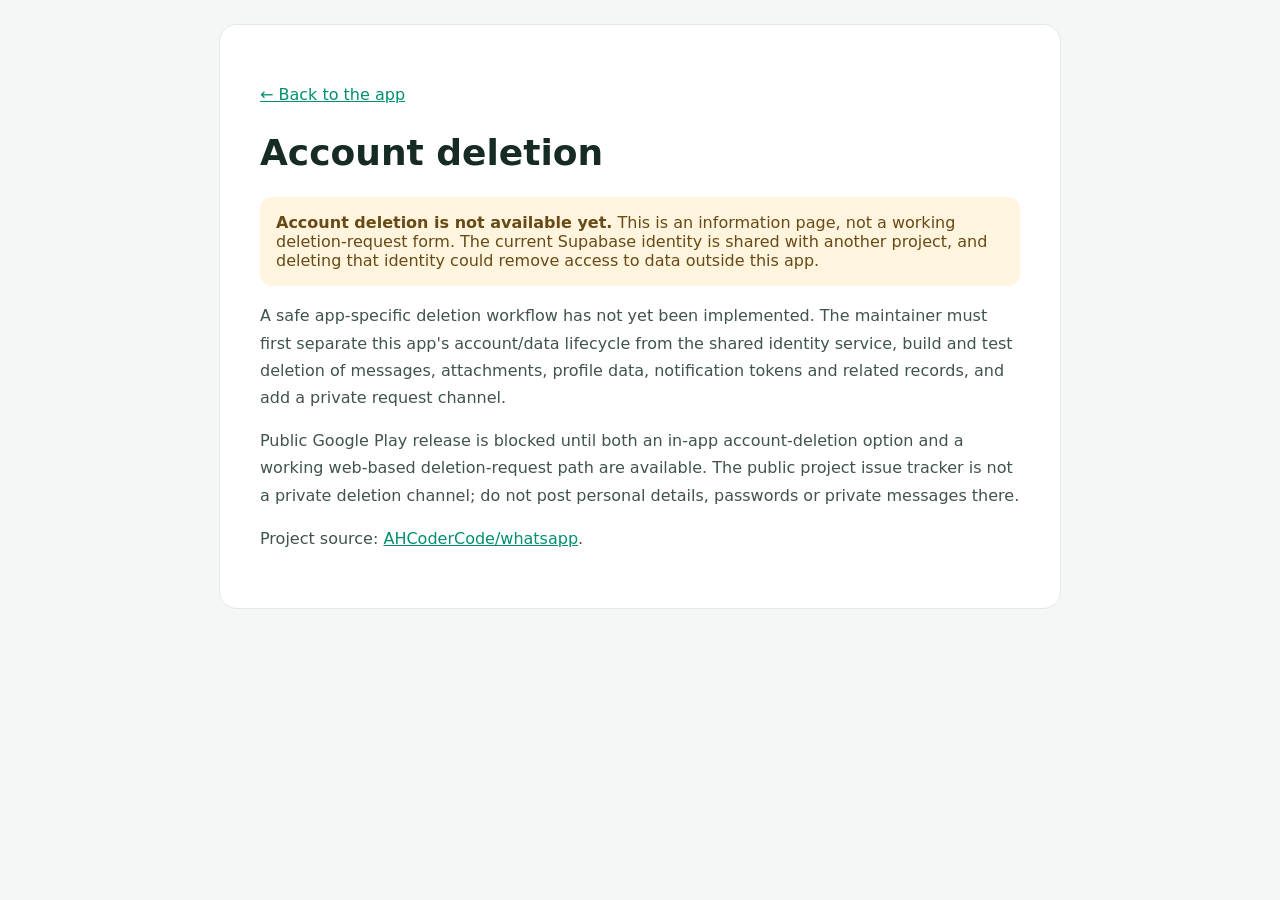
<file: account-deletion.html>
<!doctype html>
<html lang="en"><head><meta charset="utf-8"><meta name="viewport" content="width=device-width,initial-scale=1"><meta name="robots" content="index,follow"><title>Account Deletion Information</title>
<style>body{margin:0;padding:24px 14px;background:#f5f7f7;color:#172b25;font-family:system-ui,sans-serif}.page{max-width:760px;margin:auto;background:#fff;border:1px solid #e3e9e8;border-radius:18px;padding:clamp(20px,5vw,40px)}h1{font-size:clamp(26px,5vw,36px)}p{line-height:1.7;color:#40534d}.notice{background:#fff4de;color:#674a16;padding:16px;border-radius:12px}a{color:#008f70}</style></head>
<body><main class="page">
<p><a href="/">← Back to the app</a></p><h1>Account deletion</h1>
<div class="notice"><strong>Account deletion is not available yet.</strong> This is an information page, not a working deletion-request form. The current Supabase identity is shared with another project, and deleting that identity could remove access to data outside this app.</div>
<p>A safe app-specific deletion workflow has not yet been implemented. The maintainer must first separate this app's account/data lifecycle from the shared identity service, build and test deletion of messages, attachments, profile data, notification tokens and related records, and add a private request channel.</p>
<p>Public Google Play release is blocked until both an in-app account-deletion option and a working web-based deletion-request path are available. The public project issue tracker is not a private deletion channel; do not post personal details, passwords or private messages there.</p>
<p>Project source: <a href="https://github.com/AHCoderCode/whatsapp">AHCoderCode/whatsapp</a>.</p>
</main></body></html>
</file>
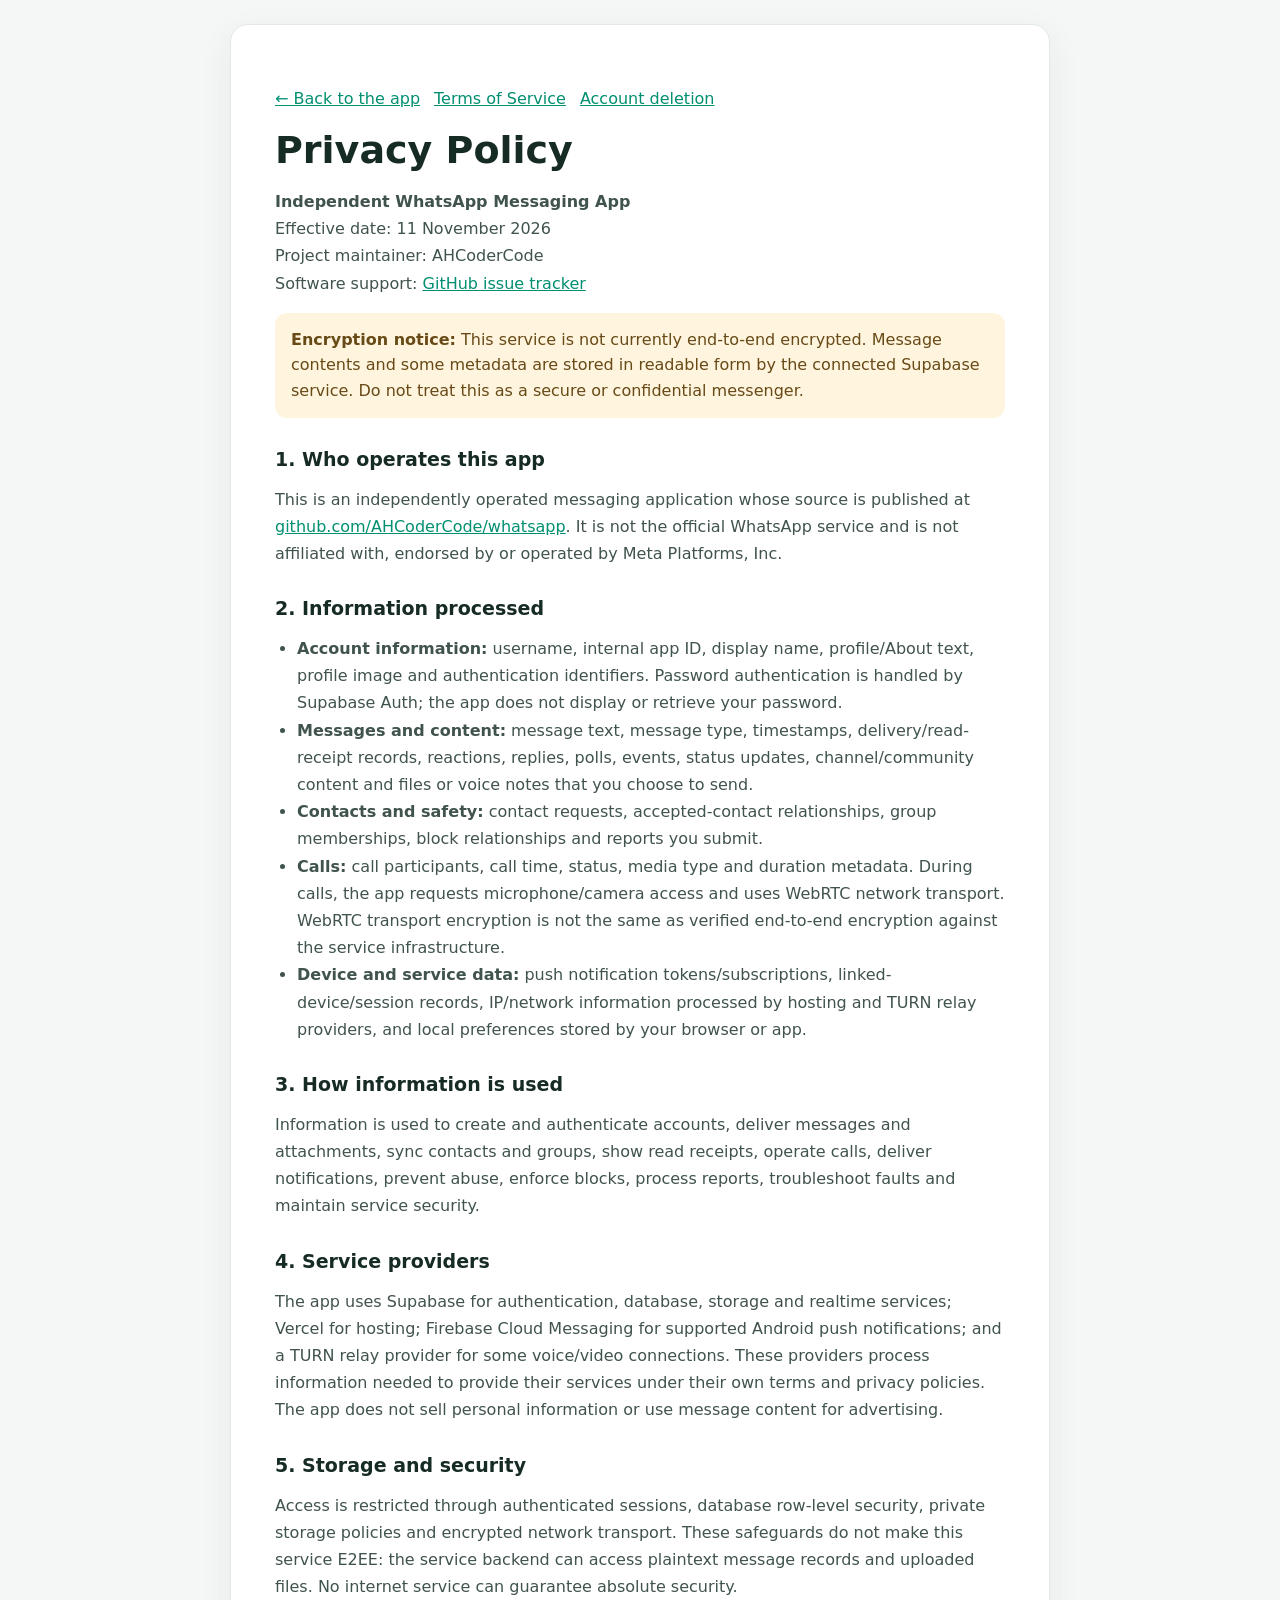
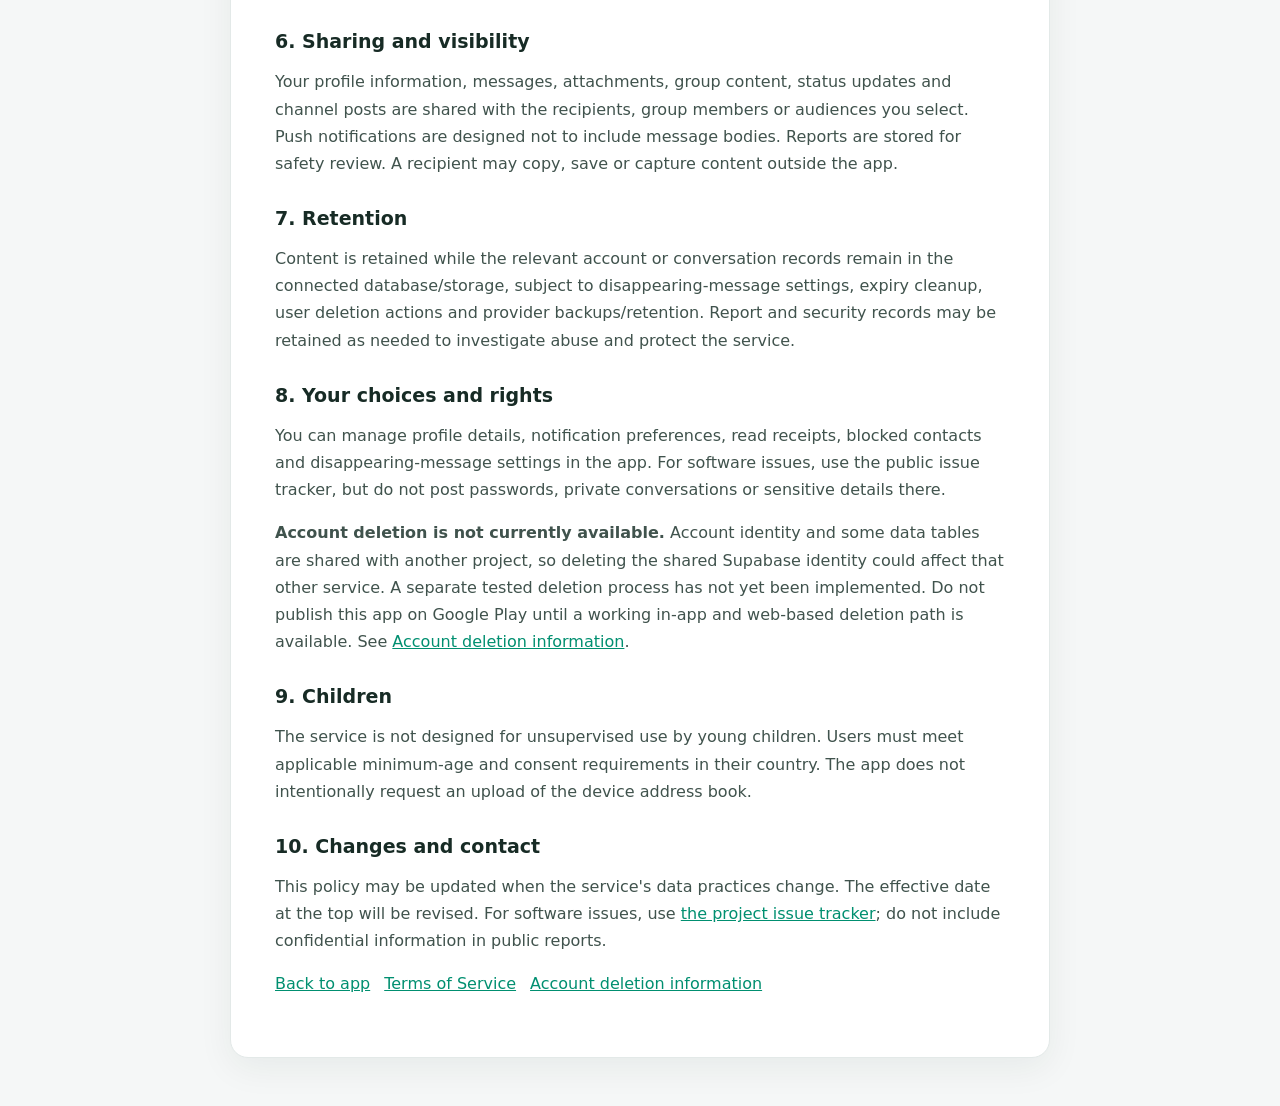
<file: privacy-policy.html>
<!doctype html>
<html lang="en"><head><meta charset="utf-8"><meta name="viewport" content="width=device-width,initial-scale=1"><meta name="robots" content="index,follow"><meta name="theme-color" content="#008f70"><title>Privacy Policy · Independent Messaging App</title>
<style>
:root{font-family:system-ui,-apple-system,Segoe UI,Roboto,sans-serif;background:#f5f7f7;color:#172b25}
*{box-sizing:border-box}body{margin:0;padding:24px 14px 48px}.page{max-width:820px;margin:0 auto;background:#fff;border:1px solid #e3e9e8;border-radius:18px;padding:clamp(20px,5vw,44px);box-shadow:0 10px 35px #132b2410}
h1{margin:0 0 8px;font-size:clamp(27px,5vw,38px)}h2{margin:30px 0 8px;font-size:19px}p,li{line-height:1.7;color:#40534d}a{color:#008f70}ul{padding-left:22px}.notice{padding:14px 16px;border-radius:12px;background:#fff4de;color:#674a16;line-height:1.6}.links{display:flex;gap:14px;flex-wrap:wrap;margin:20px 0}
@media(prefers-color-scheme:dark){:root{background:#0d171b;color:#e8efec}.page{background:#111e23;border-color:#28363d}.page p,.page li{color:#c5d0cc}.notice{background:#3b311f;color:#ffe1a8}}
</style></head>
<body><main class="page">
<div class="links"><a href="/">← Back to the app</a><a href="/terms-of-service.html">Terms of Service</a><a href="/account-deletion.html">Account deletion</a></div>
<h1>Privacy Policy</h1>
<p><strong>Independent WhatsApp Messaging App</strong><br>Effective date: 11 November 2026<br>Project maintainer: AHCoderCode<br>Software support: <a href="https://github.com/AHCoderCode/whatsapp/issues">GitHub issue tracker</a></p>
<div class="notice"><strong>Encryption notice:</strong> This service is not currently end-to-end encrypted. Message contents and some metadata are stored in readable form by the connected Supabase service. Do not treat this as a secure or confidential messenger.</div>
<h2>1. Who operates this app</h2>
<p>This is an independently operated messaging application whose source is published at <a href="https://github.com/AHCoderCode/whatsapp">github.com/AHCoderCode/whatsapp</a>. It is not the official WhatsApp service and is not affiliated with, endorsed by or operated by Meta Platforms, Inc.</p>
<h2>2. Information processed</h2>
<ul>
<li><strong>Account information:</strong> username, internal app ID, display name, profile/About text, profile image and authentication identifiers. Password authentication is handled by Supabase Auth; the app does not display or retrieve your password.</li>
<li><strong>Messages and content:</strong> message text, message type, timestamps, delivery/read-receipt records, reactions, replies, polls, events, status updates, channel/community content and files or voice notes that you choose to send.</li>
<li><strong>Contacts and safety:</strong> contact requests, accepted-contact relationships, group memberships, block relationships and reports you submit.</li>
<li><strong>Calls:</strong> call participants, call time, status, media type and duration metadata. During calls, the app requests microphone/camera access and uses WebRTC network transport. WebRTC transport encryption is not the same as verified end-to-end encryption against the service infrastructure.</li>
<li><strong>Device and service data:</strong> push notification tokens/subscriptions, linked-device/session records, IP/network information processed by hosting and TURN relay providers, and local preferences stored by your browser or app.</li>
</ul>
<h2>3. How information is used</h2>
<p>Information is used to create and authenticate accounts, deliver messages and attachments, sync contacts and groups, show read receipts, operate calls, deliver notifications, prevent abuse, enforce blocks, process reports, troubleshoot faults and maintain service security.</p>
<h2>4. Service providers</h2>
<p>The app uses Supabase for authentication, database, storage and realtime services; Vercel for hosting; Firebase Cloud Messaging for supported Android push notifications; and a TURN relay provider for some voice/video connections. These providers process information needed to provide their services under their own terms and privacy policies. The app does not sell personal information or use message content for advertising.</p>
<h2>5. Storage and security</h2>
<p>Access is restricted through authenticated sessions, database row-level security, private storage policies and encrypted network transport. These safeguards do not make this service E2EE: the service backend can access plaintext message records and uploaded files. No internet service can guarantee absolute security.</p>
<h2>6. Sharing and visibility</h2>
<p>Your profile information, messages, attachments, group content, status updates and channel posts are shared with the recipients, group members or audiences you select. Push notifications are designed not to include message bodies. Reports are stored for safety review. A recipient may copy, save or capture content outside the app.</p>
<h2>7. Retention</h2>
<p>Content is retained while the relevant account or conversation records remain in the connected database/storage, subject to disappearing-message settings, expiry cleanup, user deletion actions and provider backups/retention. Report and security records may be retained as needed to investigate abuse and protect the service.</p>
<h2>8. Your choices and rights</h2>
<p>You can manage profile details, notification preferences, read receipts, blocked contacts and disappearing-message settings in the app. For software issues, use the public issue tracker, but do not post passwords, private conversations or sensitive details there.</p>
<p><strong>Account deletion is not currently available.</strong> Account identity and some data tables are shared with another project, so deleting the shared Supabase identity could affect that other service. A separate tested deletion process has not yet been implemented. Do not publish this app on Google Play until a working in-app and web-based deletion path is available. See <a href="/account-deletion.html">Account deletion information</a>.</p>
<h2>9. Children</h2>
<p>The service is not designed for unsupervised use by young children. Users must meet applicable minimum-age and consent requirements in their country. The app does not intentionally request an upload of the device address book.</p>
<h2>10. Changes and contact</h2>
<p>This policy may be updated when the service's data practices change. The effective date at the top will be revised. For software issues, use <a href="https://github.com/AHCoderCode/whatsapp/issues">the project issue tracker</a>; do not include confidential information in public reports.</p>
<div class="links"><a href="/">Back to app</a><a href="/terms-of-service.html">Terms of Service</a><a href="/account-deletion.html">Account deletion information</a></div>
</main></body></html>
</file>
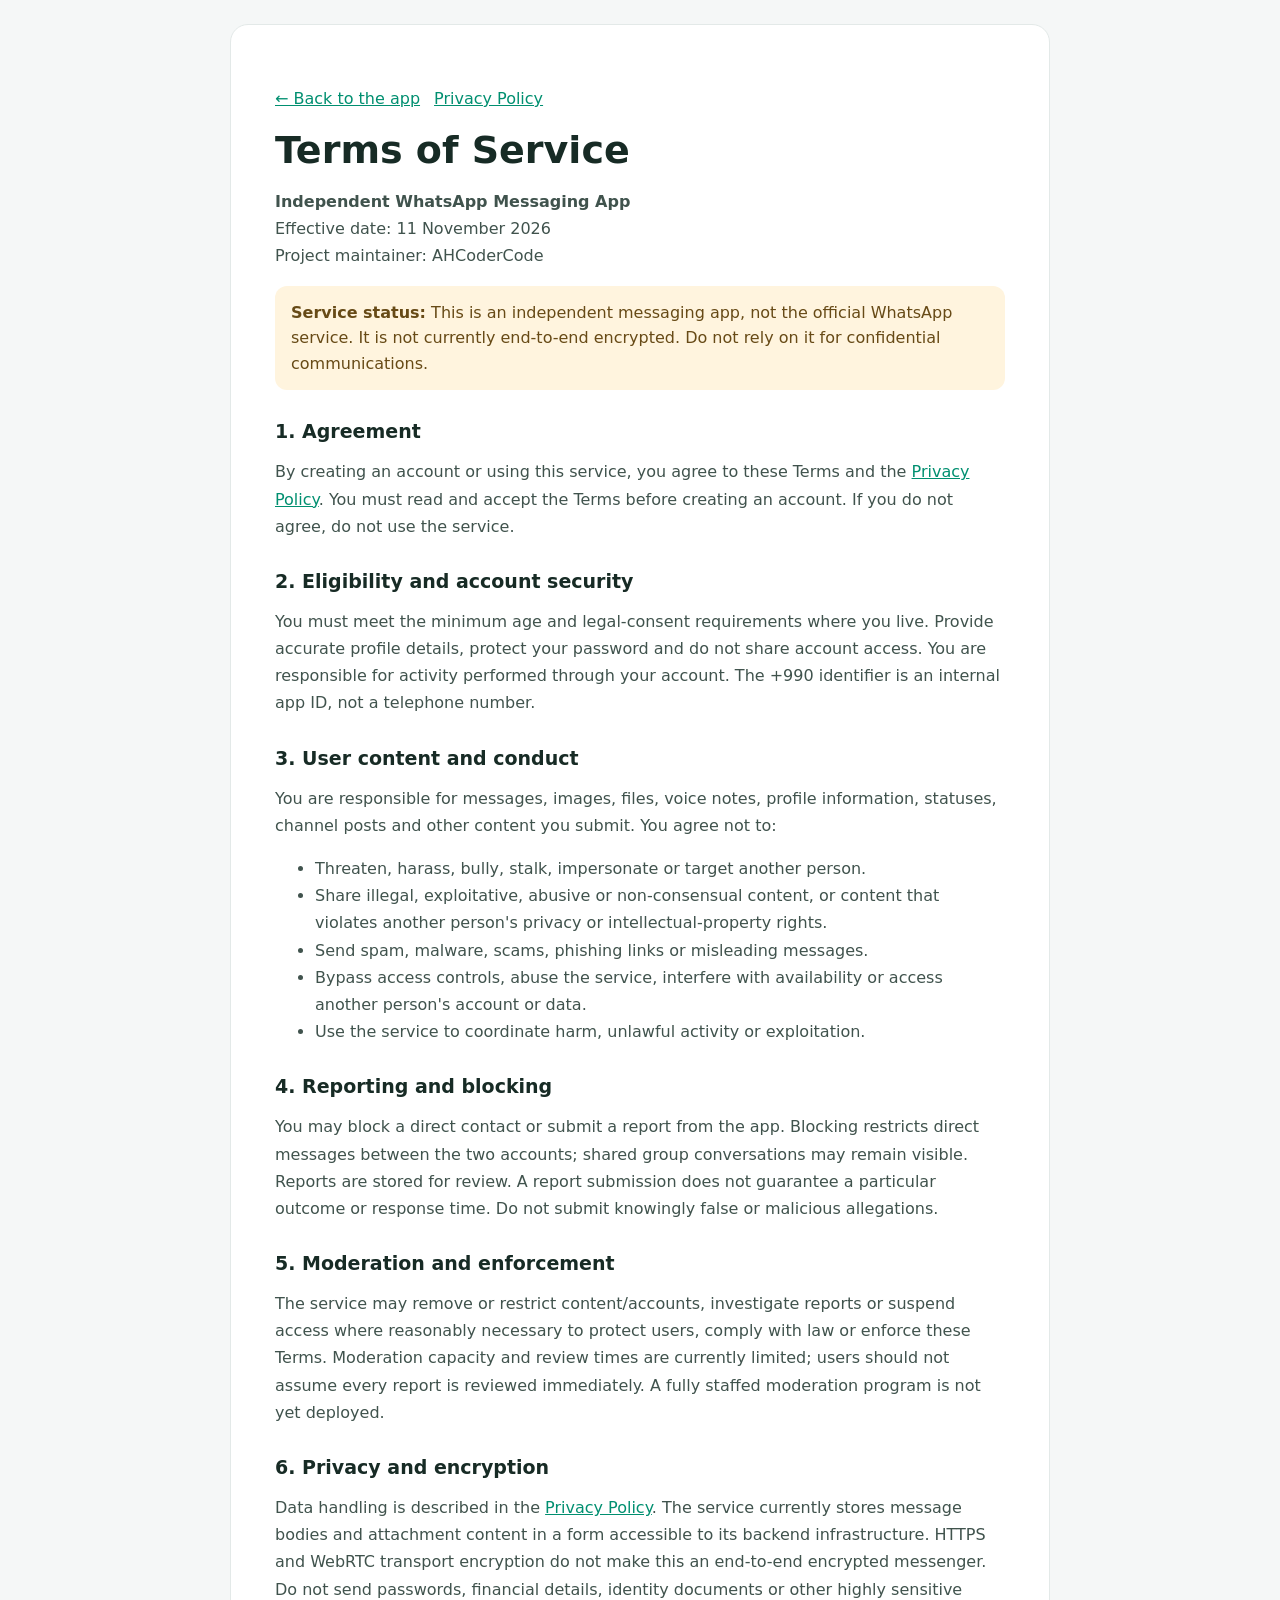
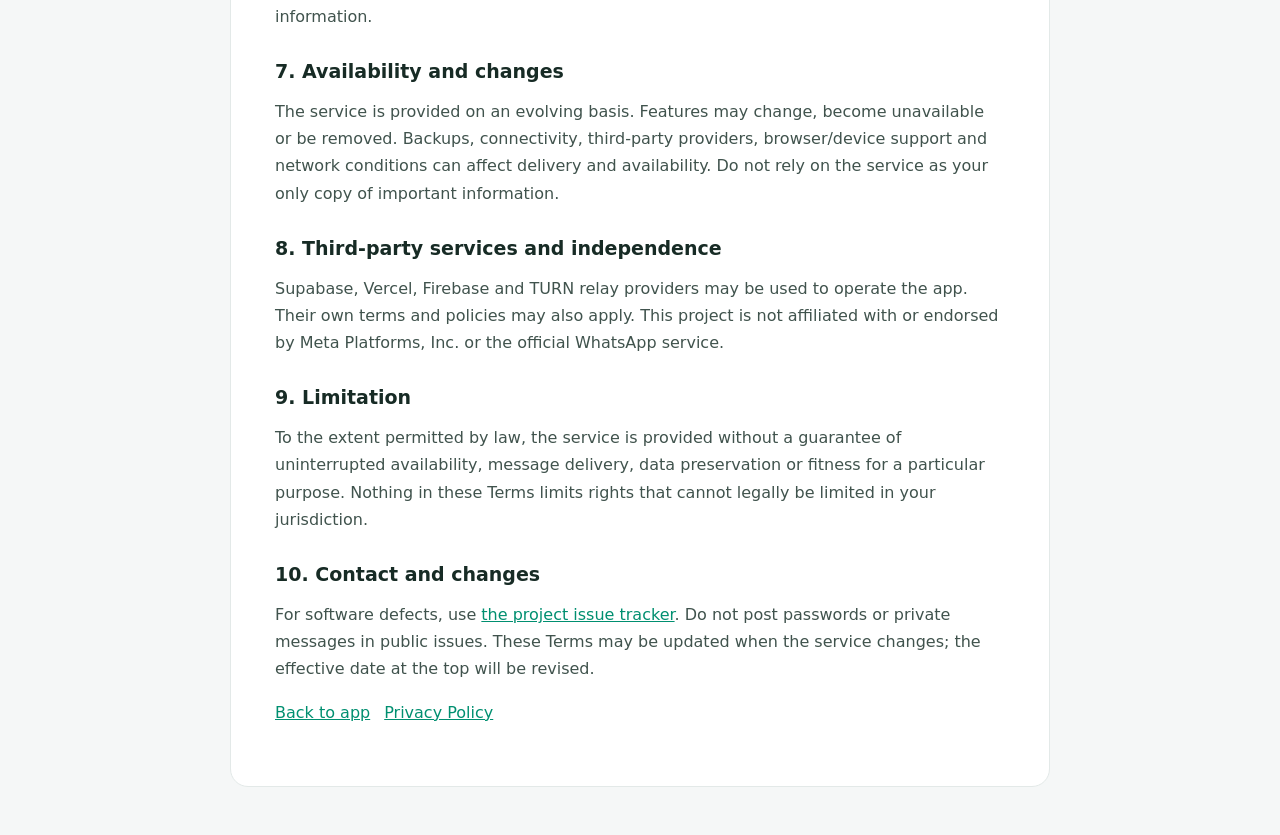
<file: terms-of-service.html>
<!doctype html>
<html lang="en"><head><meta charset="utf-8"><meta name="viewport" content="width=device-width,initial-scale=1"><meta name="theme-color" content="#008f70"><title>Terms of Service · Independent Messaging App</title>
<style>
:root{font-family:system-ui,-apple-system,Segoe UI,Roboto,sans-serif;background:#f5f7f7;color:#172b25}
*{box-sizing:border-box}body{margin:0;padding:24px 14px 48px}.page{max-width:820px;margin:auto;background:#fff;border:1px solid #e3e9e8;border-radius:18px;padding:clamp(20px,5vw,44px)}
h1{font-size:clamp(27px,5vw,38px);margin:0 0 8px}h2{font-size:19px;margin:30px 0 8px}p,li{line-height:1.7;color:#40534d}a{color:#008f70}.notice{padding:14px 16px;border-radius:12px;background:#fff4de;color:#674a16;line-height:1.6}.links{display:flex;gap:14px;flex-wrap:wrap;margin:20px 0}
@media(prefers-color-scheme:dark){:root{background:#0d171b;color:#e8efec}.page{background:#111e23;border-color:#28363d}.page p,.page li{color:#c5d0cc}.notice{background:#3b311f;color:#ffe1a8}}
</style></head>
<body><main class="page">
<div class="links"><a href="/">← Back to the app</a><a href="/privacy-policy.html">Privacy Policy</a></div>
<h1>Terms of Service</h1>
<p><strong>Independent WhatsApp Messaging App</strong><br>Effective date: 11 November 2026<br>Project maintainer: AHCoderCode</p>
<div class="notice"><strong>Service status:</strong> This is an independent messaging app, not the official WhatsApp service. It is not currently end-to-end encrypted. Do not rely on it for confidential communications.</div>
<h2>1. Agreement</h2>
<p>By creating an account or using this service, you agree to these Terms and the <a href="/privacy-policy.html">Privacy Policy</a>. You must read and accept the Terms before creating an account. If you do not agree, do not use the service.</p>
<h2>2. Eligibility and account security</h2>
<p>You must meet the minimum age and legal-consent requirements where you live. Provide accurate profile details, protect your password and do not share account access. You are responsible for activity performed through your account. The +990 identifier is an internal app ID, not a telephone number.</p>
<h2>3. User content and conduct</h2>
<p>You are responsible for messages, images, files, voice notes, profile information, statuses, channel posts and other content you submit. You agree not to:</p>
<ul>
<li>Threaten, harass, bully, stalk, impersonate or target another person.</li>
<li>Share illegal, exploitative, abusive or non-consensual content, or content that violates another person's privacy or intellectual-property rights.</li>
<li>Send spam, malware, scams, phishing links or misleading messages.</li>
<li>Bypass access controls, abuse the service, interfere with availability or access another person's account or data.</li>
<li>Use the service to coordinate harm, unlawful activity or exploitation.</li>
</ul>
<h2>4. Reporting and blocking</h2>
<p>You may block a direct contact or submit a report from the app. Blocking restricts direct messages between the two accounts; shared group conversations may remain visible. Reports are stored for review. A report submission does not guarantee a particular outcome or response time. Do not submit knowingly false or malicious allegations.</p>
<h2>5. Moderation and enforcement</h2>
<p>The service may remove or restrict content/accounts, investigate reports or suspend access where reasonably necessary to protect users, comply with law or enforce these Terms. Moderation capacity and review times are currently limited; users should not assume every report is reviewed immediately. A fully staffed moderation program is not yet deployed.</p>
<h2>6. Privacy and encryption</h2>
<p>Data handling is described in the <a href="/privacy-policy.html">Privacy Policy</a>. The service currently stores message bodies and attachment content in a form accessible to its backend infrastructure. HTTPS and WebRTC transport encryption do not make this an end-to-end encrypted messenger. Do not send passwords, financial details, identity documents or other highly sensitive information.</p>
<h2>7. Availability and changes</h2>
<p>The service is provided on an evolving basis. Features may change, become unavailable or be removed. Backups, connectivity, third-party providers, browser/device support and network conditions can affect delivery and availability. Do not rely on the service as your only copy of important information.</p>
<h2>8. Third-party services and independence</h2>
<p>Supabase, Vercel, Firebase and TURN relay providers may be used to operate the app. Their own terms and policies may also apply. This project is not affiliated with or endorsed by Meta Platforms, Inc. or the official WhatsApp service.</p>
<h2>9. Limitation</h2>
<p>To the extent permitted by law, the service is provided without a guarantee of uninterrupted availability, message delivery, data preservation or fitness for a particular purpose. Nothing in these Terms limits rights that cannot legally be limited in your jurisdiction.</p>
<h2>10. Contact and changes</h2>
<p>For software defects, use <a href="https://github.com/AHCoderCode/whatsapp/issues">the project issue tracker</a>. Do not post passwords or private messages in public issues. These Terms may be updated when the service changes; the effective date at the top will be revised.</p>
<div class="links"><a href="/">Back to app</a><a href="/privacy-policy.html">Privacy Policy</a></div>
</main></body></html>
</file>
